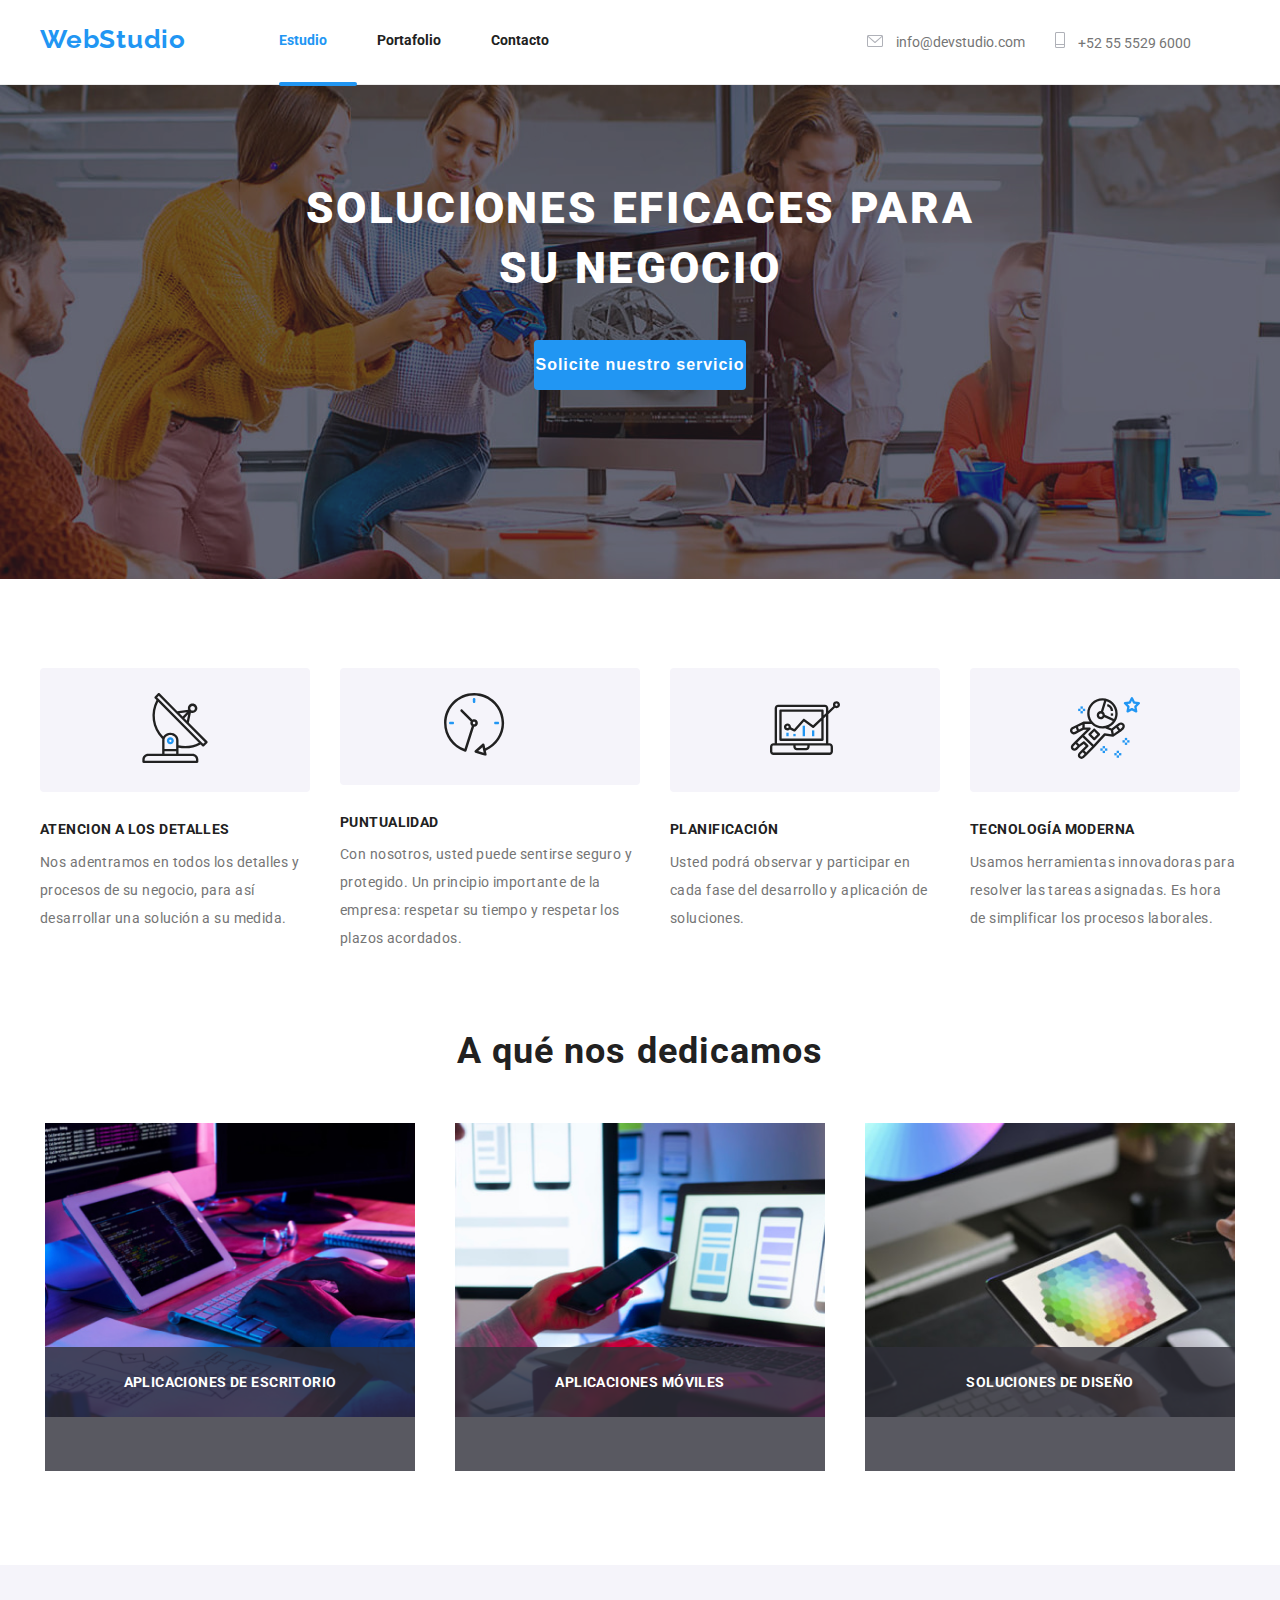
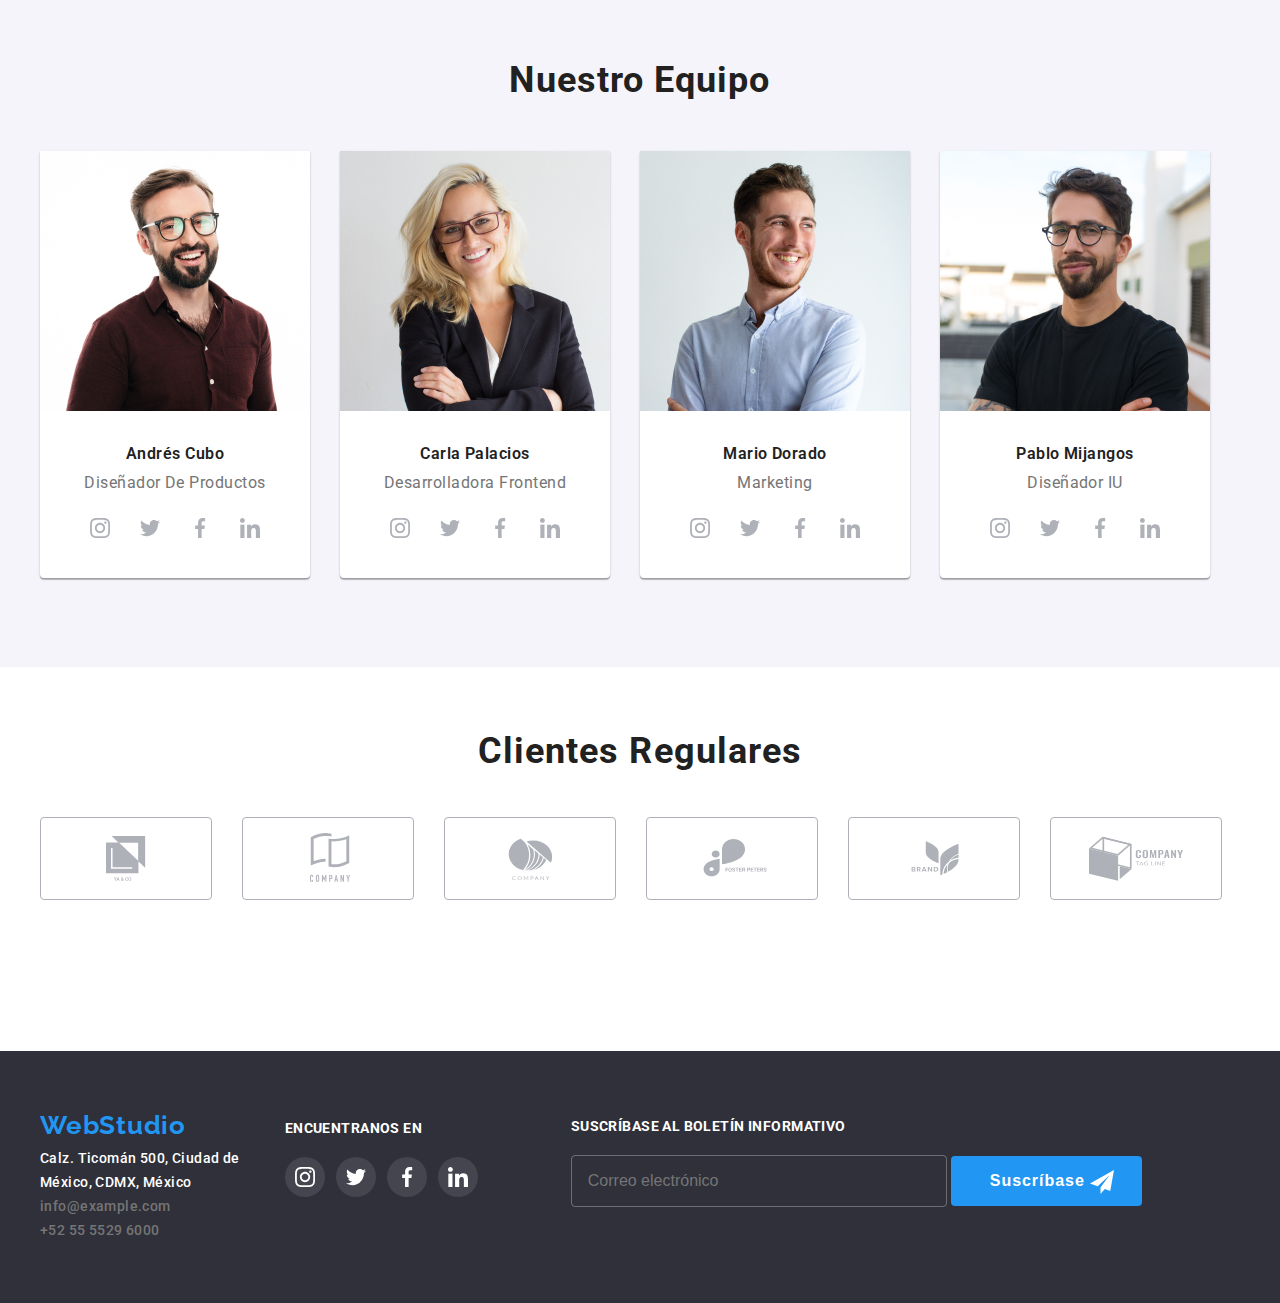
<file: index.html>
<!DOCTYPE html>
<html lang="es">
  <head>
    <meta charset="UTF-8" />
    <meta http-equiv="X-UA-Compatible" content="IE=edge" />
    <meta name="viewport" content="width=device-width, initial-scale=1.0" />
    <link rel="preconnect" href="https://fonts.googleapis.com" />
    <link rel="preconnect" href="https://fonts.gstatic.com" crossorigin />
    <link
      rel="stylesheet"
      href="https://fonts.googleapis.com/css2?family=Raleway:wght@100;200;400;500;700;900&family=Roboto:wght@100;300;400;700;900&display=swap" />
    <link
      rel="stylesheet"
      href="https://cdnjs.cloudflare.com/ajax/libs/modern-normalize/1.1.0/modern-normalize.min.css"
      integrity="sha512-wpPYUAdjBVSE4KJnH1VR1HeZfpl1ub8YT/NKx4PuQ5NmX2tKuGu6U/JRp5y+Y8XG2tV+wKQpNHVUX03MfMFn9Q=="
      crossorigin="anonymous"
      referrerpolicy="no-referrer" />
    <link rel="stylesheet" href="./css/styles.css" />
    <title>WebStudio</title>
  </head>
  <body>
    <header>
      <section class="landing-header">
        <div class="container">
          <!-- nav bar on top -->
          <h1>WebStudio</h1>
          <nav class="nav-top">
            <ul class="nav-header no-bullets">
              <li>
                <a href="./index.html" class="active"><h2>Estudio</h2></a>
              </li>
              <li>
                <a href="portafolio.html"><h2>Portafolio</h2></a>
              </li>
              <li>
                <a href="#">
                  <h2>Contacto</h2>
                </a>
              </li>
            </ul>
          </nav>
          <!-- contact with icons on top -->

          <ul class="contact-header no-bullets">
            <li>
              <a href="mailto:info@devstudio.com"
                ><svg class="icon" width="16" height="12">
                  <use href="./images/icons.svg#mail"></use>
                </svg>
                <span class="tel-mail">info@devstudio.com</span></a
              >
            </li>
            <li>
              <a href="tel:+525555296000"
                ><svg class="icon" width="10" height="16">
                  <use href="./images/icons.svg#tel"></use>
                </svg>
                <span class="tel-mail">+52 55 5529 6000</span></a
              >
            </li>
          </ul>
        </div>
      </section>
    </header>
    <main>
      <section class="backdrop is-hidden" data-modal>
        <form class="modal-form is-hidden" data-modal>
          <h2>Deje sus datos, nos contactaremos con usted</h2>
          <label  for="input-name">
            Nombre</label>
            <div class="pos-relative-icons">
              <input class="input" type="text" name="name" id="input-name" />
              <svg class="icon-form" width="12" height="12" viewBox="0 ">
                <use href="./images/icons.svg#name"></use>
              </svg>
            </div>
          
          <label >
            Telefono</label>
            <div class="pos-relative-icons">
              <input class="input" type="tel" name="phone" />
              <svg class="icon-form" width="12" height="12" viewBox="0 0 13 14">
                <use href="./images/icons.svg#phone"></use>
              </svg>
            </div>
          
          <label >
            E-mail</label>
            <div class="pos-relative-icons">
              <input class="input" type="email" name="email" />
              <svg class="icon-form" width="15" height="13" viewBox="0 0 15 13">
                <use href="./images/icons.svg#email2"></use>
              </svg>
            </div>
          
          <label>
            Comentarios</label>
            <textarea
              class="input comments-box"
              name="comments"
              placeholder="Introduzca el texto"></textarea>
            <div class="check-box-text">
              <input
                class="input check-box"
                type="checkbox"
                name="agreement"
                value="yes" />
              <svg class="check-icon" width="15" height="16">
                <use href="./images/icons.svg#checked"></use>
              </svg>
              <span
                >Estoy de acuerdo con el boletín informativo y acepto los
                Términos y Condiciones.</span
              >
            </div>
          

          <button type="button" class="close-button" data-modal-close>
            <svg class="icon" width="11" height="11">
              <use href="./images/icons.svg#exit"></use>
            </svg>
          </button>
          <button type="submit" class="send-form">Enviar</button>
        </form>
      </section>

      <section class="hero">
        <div class="hero-container">
          <div class="container">
            <h1>soluciones eficaces para <br />su negocio</h1>
            <button type="button" class="req-serv" data-modal-open>
              Solicite nuestro servicio
            </button>
          </div>
        </div>
      </section>
      <section class="brand-values">
        <div class="container">
          <ul class="no-bullets cards">
            <li>
              <div class="cards-container">
                <svg
                  class="icon icon-cards"
                  width="70"
                  height="70"
                  viewBox="0 0 70 70">
                  <use href="./images/icons.svg#antenna"></use>
                </svg>
              </div>
              <h3>atencion a los detalles</h3>
              <p>
                Nos adentramos en todos los detalles y procesos de su negocio,
                para así desarrollar una solución a su medida.
              </p>
            </li>
            <li>
              <div class="cards-container">
                <svg
                  class="icon"
                  width="70"
                  height="70f"
                  viewBox="0 0 78 70">
                  <use href="./images/icons.svg#clock"></use>
                </svg>
              </div>
              <h3>puntualidad</h3>
              <p>
                Con nosotros, usted puede sentirse seguro y protegido. Un
                principio importante de la empresa: respetar su tiempo y
                respetar los plazos acordados.
              </p>
            </li>
            <li>
              <div class="cards-container">
                <svg
                  class="icon"
                  width="70"
                  height="70"
                  viewBox="0 0 70 70">
                  <use href="./images/icons.svg#data"></use>
                </svg>
              </div>
              <h3>planificación</h3>
              <p>
                Usted podrá observar y participar en cada fase del desarrollo y
                aplicación de soluciones.
              </p>
            </li>
            <li>
              <div class="cards-container">
                <svg
                  class="icon"
                  width="70"
                  height="70"
                  viewBox="0 0 70 70">
                  <use href="./images/icons.svg#astronaut"></use>
                </svg>
              </div>
              <h3>tecnología moderna</h3>
              <p>
                Usamos herramientas innovadoras para resolver las tareas
                asignadas. Es hora de simplificar los procesos laborales.
              </p>
            </li>
          </ul>
        </div>
      </section>
      <section class="services">
        <div class="container">
          <h2>A qué nos dedicamos</h2>
          <ul class="no-bullets services-images">
            <li>
              <img src="./images/image.jpg" alt="" width="370" height="294" />
              <h3>aplicaciones de escritorio</h3>
            </li>
            <li>
              <img src="./images/image1.jpg" alt="" width="370" height="294" />
              <h3>APLICACIONES MÓVILES</h3>
            </li>
            <li>
              <img src="./images/image2.jpg" alt="" width="370" height="294" />
              <h3>SOLUCIONES DE DISEÑO</h3>
            </li>
          </ul>
        </div>
      </section>
      <section class="team">
        <div class="container">
          <h2>nuestro equipo</h2>
          <ul class="no-bullets team-members">
            <li>
              <img src="./images/image3.jpg" alt="" width="270" height="260" />
              <h3>Andrés Cubo</h3>
              <p>Diseñador de Productos</p>
              <ul class="no-bullets card-social">
                <li>
                  <a href="#">
                    <svg class="icon" width="20" height="20">
                      <use href="./images/icons.svg#insta"></use>
                    </svg>
                  </a>
                </li>
                <li>
                  <a href="#">
                    <svg class="icon" width="20" height="20">
                      <use href="./images/icons.svg#twit"></use>
                    </svg>
                  </a>
                </li>
                <li>
                  <a href="#">
                    <svg class="icon" width="20" height="20">
                      <use href="./images/icons.svg#face"></use>
                    </svg>
                  </a>
                </li>
                <li>
                  <a href="#">
                    <svg class="icon" width="20" height="20">
                      <use href="./images/icons.svg#linke"></use>
                    </svg>
                  </a>
                </li>
              </ul>
            </li>
            <li>
              <img src="./images/image4.jpg" alt="" width="270" height="260" />
              <div class="team-card">
                <h3>Carla Palacios</h3>
                <p>Desarrolladora Frontend</p>
                <ul class="no-bullets card-social">
                  <li>
                    <a href="#">
                      <svg class="icon" width="20" height="20">
                        <use href="./images/icons.svg#insta"></use>
                      </svg>
                    </a>
                  </li>
                  <li>
                    <a href="#">
                      <svg class="icon" width="20" height="20">
                        <use href="./images/icons.svg#twit"></use>
                      </svg>
                    </a>
                  </li>
                  <li>
                    <a href="#">
                      <svg class="icon" width="20" height="20">
                        <use href="./images/icons.svg#face"></use>
                      </svg>
                    </a>
                  </li>
                  <li>
                    <a href="#">
                      <svg class="icon" width="20" height="20">
                        <use href="./images/icons.svg#linke"></use>
                      </svg>
                    </a>
                  </li>
                </ul>
              </div>
            </li>
            <li>
              <img src="./images/image5.jpg" alt="" width="270" height="260" />
              <div class="team-card">
                <h3>Mario Dorado</h3>
                <p>Marketing</p>
                <ul class="no-bullets card-social">
                  <li>
                    <a href="#">
                      <svg class="icon" width="20" height="20">
                        <use href="./images/icons.svg#insta"></use>
                      </svg>
                    </a>
                  </li>
                  <li>
                    <a href="#">
                      <svg class="icon" width="20" height="20">
                        <use href="./images/icons.svg#twit"></use>
                      </svg>
                    </a>
                  </li>
                  <li>
                    <a href="#">
                      <svg class="icon" width="20" height="20">
                        <use href="./images/icons.svg#face"></use>
                      </svg>
                    </a>
                  </li>
                  <li>
                    <a href="#">
                      <svg class="icon" width="20" height="20">
                        <use href="./images/icons.svg#linke"></use>
                      </svg>
                    </a>
                  </li>
                </ul>
              </div>
            </li>
            <li>
              <img src="./images/image6.jpg" alt="" width="270" height="260" />
              <div class="team-card">
                <h3>Pablo Mijangos</h3>
                <p>Diseñador IU</p>
                <ul class="no-bullets card-social">
                  <li>
                    <a href="#">
                      <svg class="icon" width="20" height="20">
                        <use href="./images/icons.svg#insta"></use>
                      </svg>
                    </a>
                  </li>
                  <li>
                    <a href="#">
                      <svg class="icon" width="20" height="20">
                        <use href="./images/icons.svg#twit"></use>
                      </svg>
                    </a>
                  </li>
                  <li>
                    <a href="#">
                      <svg class="icon" width="20" height="20">
                        <use href="./images/icons.svg#face"></use>
                      </svg>
                    </a>
                  </li>
                  <li>
                    <a href="#">
                      <svg class="icon" width="20" height="20">
                        <use href="./images/icons.svg#linke"></use>
                      </svg>
                    </a>
                  </li>
                </ul>
              </div>
            </li>
          </ul>
        </div>
      </section>
      <section class="clients">
        <div class="container">
          <h2>clientes regulares</h2>
          <ul class="no-bullets">
            <li>
              <a href="#"
                ><svg class="icon" width="42" height="45" viewbox="0 0 42 47">
                  <use href="./images/icons.svg#client1"></use>
                </svg>
              </a>
            </li>
            <li>
              <a href="#"
                ><svg class="icon" width="45" height="52" viewbox="0 0 45 52">
                  <use href="./images/icons.svg#client2"></use>
                </svg>
              </a>
            </li>
            <li>
              <a href="#"
                ><svg class="icon" width="44" height="42">
                  <use href="./images/icons.svg#client3"></use>
                </svg>
              </a>
            </li>
            <li>
              <a href="#"
                ><svg class="icon" width="85" height="55" viewbox="0 0 85 60">
                  <use href="./images/icons.svg#client4"></use>
                </svg>
              </a>
            </li>
            <li>
              <a href="#"
                ><svg class="icon" width="85" height="45" viewbox="0 0 105 60">
                  <use href="./images/icons.svg#client5"></use>
                </svg>
              </a>
            </li>
            <li>
              <a href="#"
                ><svg class="icon" width="94" height="45" viewBox="0 0 94 45">
                  <use href="./images/icons.svg#client6"></use>
                </svg>
              </a>
            </li>
          </ul>
        </div>
      </section>
    </main>
    <footer>
      <address class="landing-footer">
        <div class="container">
          <ul class="no-bullets landing-footer-list">
            <li><strong>WebStudio</strong></li>
            <li>
              <p>
                Calz. Ticomán 500, Ciudad de<br />
                México, CDMX, México
              </p>
            </li>
            <li><a href="mailto:info@example.com">info@example.com</a></li>
            <li><a href="tel:+525555296000">+52 55 5529 6000</a></li>
          </ul>
          <ul class="no-bullets landing-footer-social">
            <li><strong>encuentranos en</strong></li>
            <li>
              <ul>
                <li>
                  <a href="#">
                    <svg
                      class="icon"
                      height="20"
                      width="20"
                      viewBox="0 0 20 20">
                      <use href="./images/icons.svg#insta"></use>
                    </svg>
                  </a>
                </li>
                <li>
                  <a href="#">
                    <svg
                      class="icon"
                      height="20"
                      width="20"
                      viewBox="0 0 20 20">
                      <use href="./images/icons.svg#twit"></use>
                    </svg>
                  </a>
                </li>
                <li>
                  <a href="#">
                    <svg
                      class="icon"
                      height="20"
                      width="20"
                      viewBox="0 0 20 20">
                      <use href="./images/icons.svg#face"></use>
                    </svg>
                  </a>
                </li>
                <li>
                  <a href="#">
                    <svg
                      class="icon"
                      height="20"
                      width="20"
                      viewBox="0 0 20 20">
                      <use href="./images/icons.svg#linke"></use>
                    </svg>
                  </a>
                </li>
              </ul>
            </li>
          </ul>
          <div class="landing-footer-form">
            <strong>SUSCRÍBASE AL BOLETÍN INFORMATIVO</strong>
            <form><label hidden>SUSCRIBE</label>
                <input type="email" name="email" placeholder="Correo electrónico" />
              <button type="submit">
                Suscríbase
                <svg class="icon-footer" width="24" height="24">
                  <use href="images/icons.svg#footer-sender"></use>
                </svg>
              </button>
            </form>
          </div>
        </div>
      </address>
    </footer>
    <script src="./modal.js"></script>
  </body>
</html>
</file>
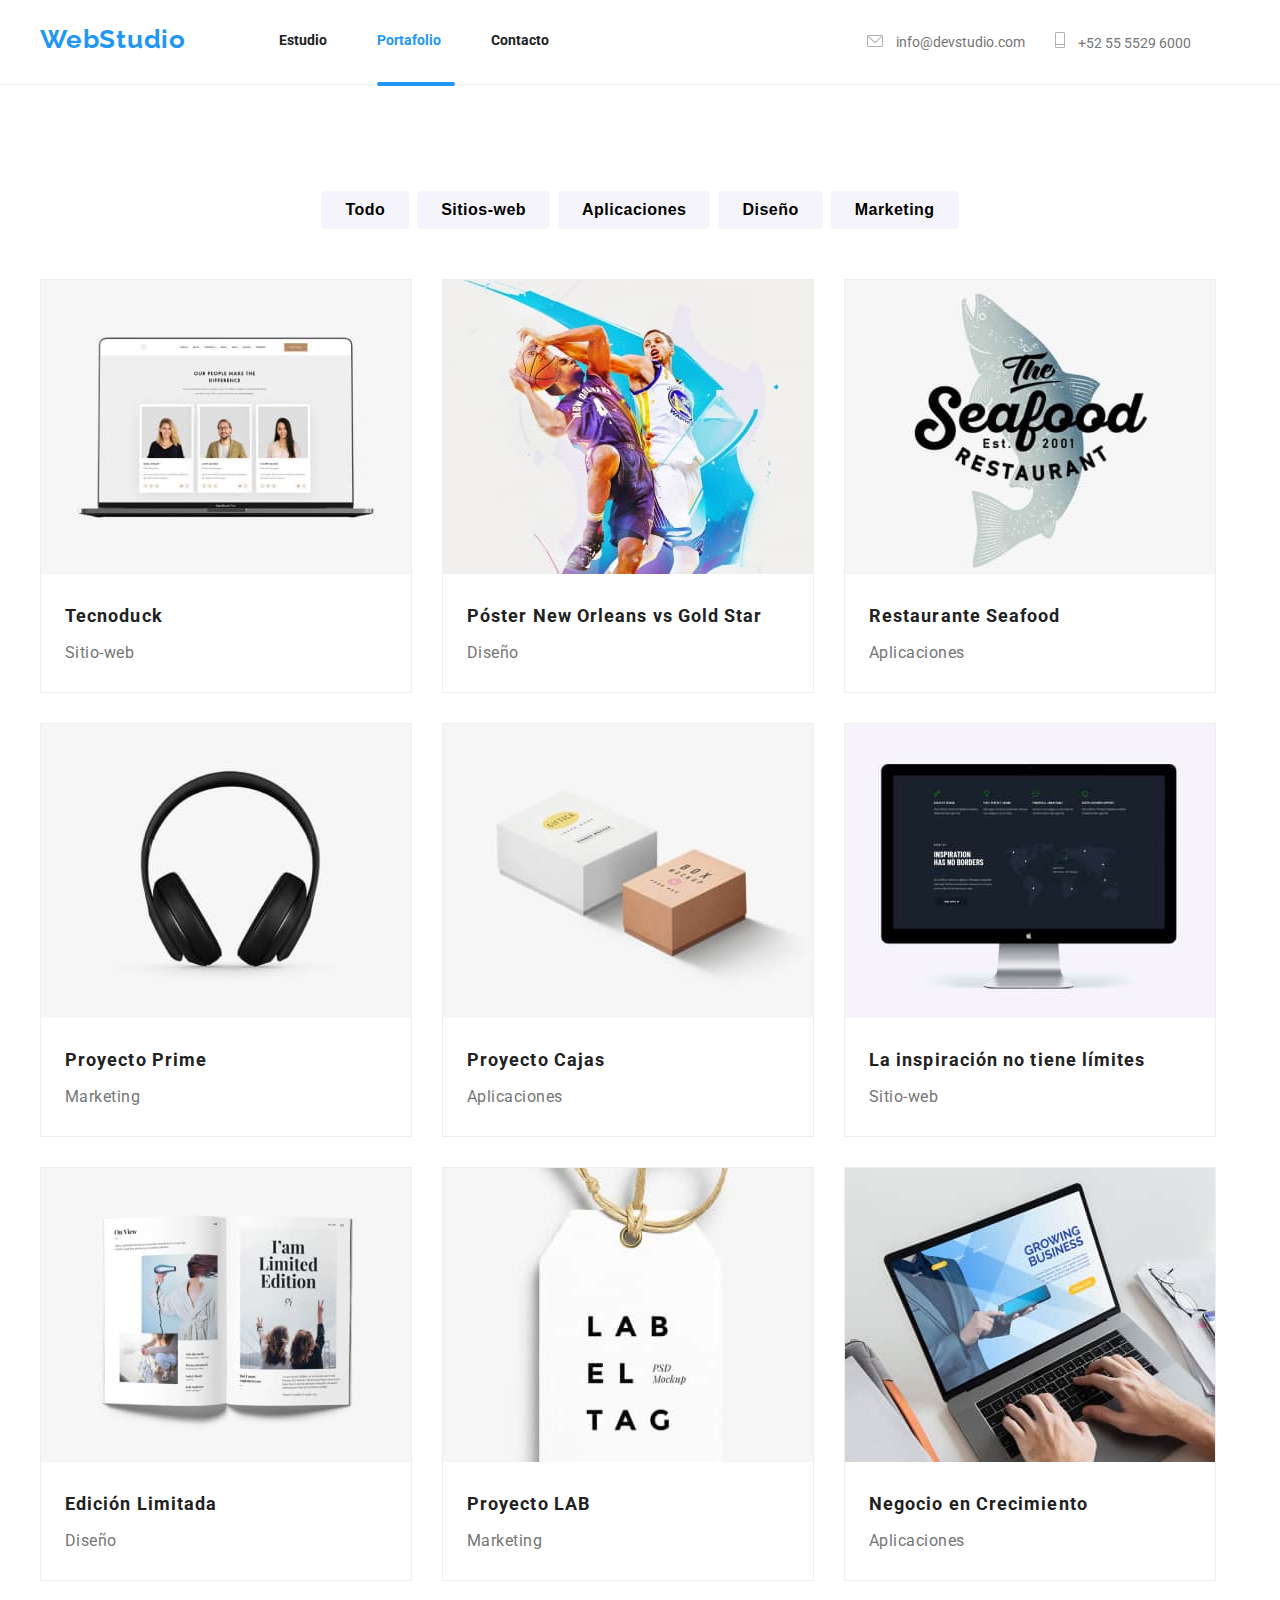
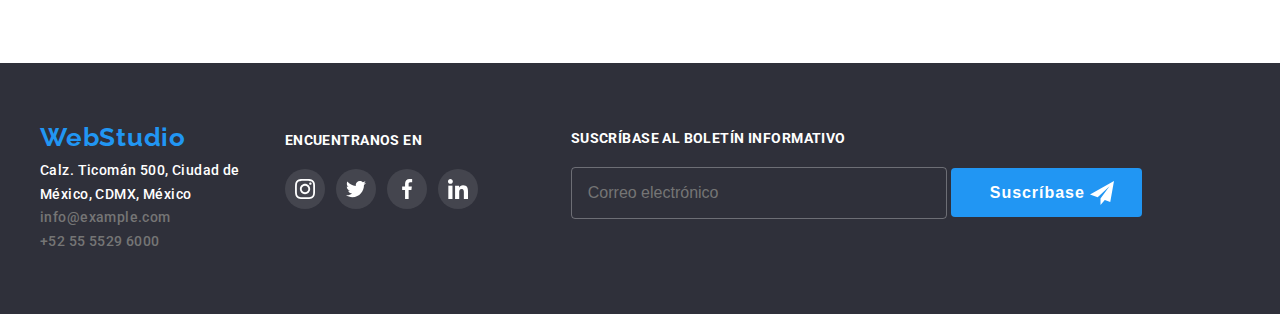
<file: portafolio.html>
<!DOCTYPE html>
<html lang="en">
  <head>
    <meta charset="UTF-8" />
    <meta http-equiv="X-UA-Compatible" content="IE=edge" />
    <meta name="viewport" content="width=device-width, initial-scale=1.0" />
    <link rel="preconnect" href="https://fonts.googleapis.com" />
    <link rel="preconnect" href="https://fonts.gstatic.com" crossorigin />
    <link
      href="https://fonts.googleapis.com/css2?family=Raleway:wght@100;200;400;500;700&family=Roboto:wght@100;300;400;700&display=swap"
      rel="stylesheet" />
    <link
      href="https://fonts.googleapis.com/css2?family=Raleway:wght@100;200;400;500;700&display=swap"
      rel="stylesheet" />
    <link href="./css/styles.css" rel="stylesheet" />
    <title hidden>Portafolio</title>
  </head>
  <body>
    <header>
      <section class="landing-header">
        <div class="container">
          <h1>WebStudio</h1>
          <!-- nav bar on top -->
          <nav class="nav-top">
            <ul class="nav-header no-bullets">
              <li>
                <a href="./index.html"><h2>Estudio</h2></a>
              </li>
              <li>
                <a href="portafolio.html" class="active"><h2>Portafolio</h2></a>
              </li>
              <li>
                <a href="#"><h2>Contacto</h2></a>
              </li>
            </ul>
          </nav>
          <!-- contact with icons on top -->

          <ul class="contact-header no-bullets">
            <li>
              <a href="mailto:info@devstudio.com"
                ><svg class="icon" width="16" height="12">
                  <use href="./images/icons.svg#mail"></use>
                </svg>
                <span class="tel-mail">info@devstudio.com</span></a
              >
            </li>
            <li>
              <a href="tel:+525555296000"
                ><svg class="icon" width="10" height="16">
                  <use href="./images/icons.svg#tel"></use>
                </svg>
                <span class="tel-mail">+52 55 5529 6000</span></a
              >
            </li>
          </ul>
        </div>
      </section>
    </header>
    <main>
      <section class="menu-filter">
        <div class="container">
          <div class="container-menu">
            <button type="button" class="button-filter">Todo</button>
            <button type="button" class="button-filter">Sitios-web</button>
            <button type="button" class="button-filter">Aplicaciones</button>
            <button type="button" class="button-filter">Diseño</button>
            <button type="button" class="button-filter">Marketing</button>
          </div>
        </div>
      </section>
      <section class="window">
        <div class="container">
          <ul class="no-bullets visualizer-windows">
            <li>
              <div class="frame">
                <img
                  src="./images/imageport1.jpg"
                  alt=""
                  width="370"
                  height="294" />
                <span class="overlay">
                  Tecnoduck es una plataforma de distribución de coronavirus de última generación. Las compañías usan esta plataforma para el espionaje digital y los ataques a los servidores seguros de la competencia.
                </span>
              </div>
              <h3>Tecnoduck</h3>
              <p>Sitio-web</p>
            </li>
            <li>
              <div class="frame">
                <img
                  src="./images/imageport2.jpg"
                  alt=""
                  width="370"
                  height="294" />
                <span class="overlay"
                  >Tecnoduck es una plataforma de distribución de coronavirus de
                  última generación. Las compañías usan esta plataforma para el
                  espionaje digital y los ataques a los servidores seguros de la
                  competencia.
                </span>
              </div>
              <h3>Póster New Orleans vs Gold Star</h3>
              <p>Diseño</p>
            </li>
            <li>
              <div class="frame">
                <img
                  src="./images/imageport3.jpg"
                  alt=""
                  width="370"
                  height="294" />
                <span class="overlay"
                  >Tecnoduck es una plataforma de distribución de coronavirus de
                  última generación. Las compañías usan esta plataforma para el
                  espionaje digital y los ataques a los servidores seguros de la
                  competencia.
                </span>
              </div>
              <h3>Restaurante Seafood</h3>
              <p>Aplicaciones</p>
            </li>
            <li>
              <div class="frame">
                <img
                  src="./images/imageport4.jpg"
                  alt=""
                  width="370"
                  height="294" />
                <span class="overlay"
                  >Tecnoduck es una plataforma de distribución de coronavirus de última generación. Las compañías usan esta plataforma para el espionaje digital y los ataques a los servidores seguros de la competencia.
                </span>
              </div>
              <h3>Proyecto Prime</h3>
              <p>Marketing</p>
            </li>
            <li>
              <div class="frame">
                <img
                  src="./images/imageport5.jpg"
                  alt=""
                  width="370"
                  height="294" />
                <span class="overlay"
                  >Tecnoduck es una plataforma de distribución de coronavirus de
                  última generación. Las compañías usan esta plataforma para el
                  espionaje digital y los ataques a los servidores seguros de la
                  competencia.
                </span>
              </div>
              <h3>Proyecto Cajas</h3>
              <p>Aplicaciones</p>
            </li>
            <li>
              <div class="frame">
                <img
                  src="./images/imageport6.jpg"
                  alt=""
                  width="370"
                  height="294" />
                <span class="overlay"
                  >Tecnoduck es una plataforma de distribución de coronavirus de
                  última generación. Las compañías usan esta plataforma para el
                  espionaje digital y los ataques a los servidores seguros de la
                  competencia.
                </span>
              </div>
              <h3>La inspiración no tiene límites</h3>
              <p>Sitio-web</p>
            </li>
            <li>
              <div class="frame">
                <img
                  src="./images/imageport7.jpg"
                  alt=""
                  width="370"
                  height="294" />
                <span class="overlay"
                  >Tecnoduck es una plataforma de distribución de coronavirus de
                  última generación. Las compañías usan esta plataforma para el
                  espionaje digital y los ataques a los servidores seguros de la
                  competencia.
                </span>
              </div>
              <h3>Edición Limitada</h3>
              <p>Diseño</p>
            </li>
            <li>
              <div class="frame">
                <img
                  src="./images/imageport8.jpg"
                  alt=""
                  width="370"
                  height="294" />
                <span class="overlay"
                  >Tecnoduck es una plataforma de distribución de coronavirus de
                  última generación. Las compañías usan esta plataforma para el
                  espionaje digital y los ataques a los servidores seguros de la
                  competencia.
                </span>
              </div>
              <h3>Proyecto LAB</h3>
              <p>Marketing</p>
            </li>
            <li>
              <div class="frame">
                <img
                  src="./images/imageport9.jpg"
                  alt=""
                  width="370"
                  height="294" />
                <span class="overlay"
                  >Tecnoduck es una plataforma de distribución de coronavirus de
                  última generación. Las compañías usan esta plataforma para el
                  espionaje digital y los ataques a los servidores seguros de la
                  competencia.
                </span>
              </div>
              <h3>Negocio en Crecimiento</h3>
              <p>Aplicaciones</p>
            </li>
          </ul>
        </div>
      </section>
    </main>
<footer>
      <address class="landing-footer">
        <div class="container">
          <ul class="no-bullets landing-footer-list">
            <li><strong>WebStudio</strong></li>
            <li>
              <p>
                Calz. Ticomán 500, Ciudad de<br />
                México, CDMX, México
              </p>
            </li>
            <li><a href="mailto:info@example.com">info@example.com</a></li>
            <li><a href="tel:+525555296000">+52 55 5529 6000</a></li>
          </ul>
          <ul class="no-bullets landing-footer-social">
            <li><strong>encuentranos en</strong></li>
            <li>
              <ul>
                <li>
                  <a href="#">
                    <svg
                      class="icon"
                      height="20"
                      width="20"
                      viewBox="0 0 20 20">
                      <use href="./images/icons.svg#insta"></use>
                    </svg>
                  </a>
                </li>
                <li>
                  <a href="#">
                    <svg
                      class="icon"
                      height="20"
                      width="20"
                      viewBox="0 0 20 20">
                      <use href="./images/icons.svg#twit"></use>
                    </svg>
                  </a>
                </li>
                <li>
                  <a href="#">
                    <svg
                      class="icon"
                      height="20"
                      width="20"
                      viewBox="0 0 20 20">
                      <use href="./images/icons.svg#face"></use>
                    </svg>
                  </a>
                </li>
                <li>
                  <a href="#">
                    <svg
                      class="icon"
                      height="20"
                      width="20"
                      viewBox="0 0 20 20">
                      <use href="./images/icons.svg#linke"></use>
                    </svg>
                  </a>
                </li>
              </ul>
            </li>
          </ul>
          <div class="landing-footer-form">
            <strong>SUSCRÍBASE AL BOLETÍN INFORMATIVO</strong>
            <form>
              <label>
                <input type="email" name="email" placeholder="Correo electrónico" />
              </label>
              <button type="submit">
                Suscríbase
                <svg class="icon-footer" width="24" height="24px">
                  <use href="images/icons.svg#footer-sender"></use>
                </svg>
              </button>
            </form>
          </div>
        </div>
      </address>
    </footer>
  </body>
</html>
</file>
<file: css/styles.css>
:root {
  --brand-color: #212121;
  --link-color: #2196f3;
  --contact-color: #757575;
  --cards-color: #f5f4fa;
  --header-border: #ececec;
  --banner-color: #ffffff;
  --svg-color: #afb1b8;
  --footer-color: #2f303a;
}

* {
  padding: 0;
  margin: 0;
}

body {
  align-items: center;
  box-sizing: content-box;
  color: var(--brand-color);
  font-family: Roboto, sans-serif;
  font-size: 16px;
  vertical-align: center;
}

.container {
  margin: 0 auto;
  padding-left: 15px;
  padding-right: 15px;
  width: 1200px;
}

.no-bullets {
  list-style: none;
}

/*anchor deffaults*/
a {
  text-decoration: none;
  color: var(--brand-color);
}

a:visited {
  color: var(--brand-color);
}

a:hover,
a:focus {
  color: var(--link-color);
}

/* Icon deffaults*/
.icon {
  fill: var(--svg-color);
}

/*header nav bar*/
.landing-header {
  border-bottom: 1px solid #ececec;
}

.landing-header .container {
  display: flex;
}

.landing-header .container h1 {
  color: var(--link-color);
  font-family: Raleway;
  font-size: 26px;
  font-weight: 700;
  letter-spacing: 0.03em;
  line-height: 1.19em;
  padding-top: 24px;
  padding-bottom: 6px;
}

/*header on portafolio*/
.landing-header .container .nav-header {
  display: flex;
  gap: 50px;
  margin: 0;
  padding-left: 93px;
  padding-top: 32px;
  padding-bottom: 32px;
}

.nav-top {
  margin: 0;
}

.landing-header .container .nav-header a {
  text-decoration: none;
}

.nav-header h2 {
  font-family: Roboto;
  font-size: 14px;
  line-height: 1.17em;
}

/*contact on top*/

.contact-header {
  display: flex;
  gap: 30px;
  margin: 0;
  padding-left: 318px;
  padding-top: 32px;
  padding-bottom: 32px;
}

.contact-header li a {
  font-size: 14px;
  line-height: 1.17em;
  color: var(--contact-color);
  fill: var(--contact-color);
}

.contact-header li a:visited {
  color: var(--brand-color);
}

.contact-header li a:focus,
.contact-header li a:hover {
  color: var(--link-color);
}

.contact-header li a:focus .icon,
.contact-header li a:hover .icon {
  fill: var(--link-color);
}

a.active {
  position: relative;
  color: var(--link-color);
}

a.active::after {
  position: absolute;
  background: #2196f3;
  border-radius: 2px;
  content: "";
  color: var(--link-color);
  width: 78px;
  height: 4px;
  top: 50px;
}

span.tel-mail {
  padding-left: 10px;
}

/* banner hero section*/

.hero-container {
  background-image: url("../images/imageoverlay-hero.png"),
    url("../images/image-hero-sec.jpg");
  background-position: center;
  background-repeat: no-repeat;
  margin: 0 auto;
  padding-left: 15px;
  padding-right: 15px;
}

.hero .hero-container .container {
  padding-top: 94px;
  text-align: center;
}

.hero .hero-container .container h1 {
  color: var(--banner-color);
  font-size: 44px;
  font-weight: 900;
  letter-spacing: 0.06em;
  line-height: 1.36em;
  padding-bottom: 41px;
  text-align: center;
  text-transform: uppercase;
}

.hero .hero-container .container .req-serv {
  background-color: var(--link-color);
  border: none;
  border-radius: 4px;
  color: var(--banner-color);
  cursor: pointer;
  font-size: 16px;
  font-weight: 700;
  letter-spacing: 0.06em;
  line-height: 1.875em;
  margin-bottom: 189px;
  padding: 2px;
  padding-top: 10px;
  padding-bottom: 10px;
}

.hero .hero-container .container .req-serv:hover,
.hero .hero-container .container .req-serv:focus {
  background-color: #188ce8;
}

/* Brand-values section */

.brand-values .container .cards {
  display: flex;
  gap: 30px;
  padding-top: 89px;
}

.brand-values .container .cards .cards-container {
  background-color: var(--cards-color);
  border-radius: 4px;
  padding: 100px;
  padding-top: 25px;
  padding-bottom: 25px;
  margin-bottom: 30px;
}

.brand-values .container .cards h3 {
  color: var(--brand-color);
  font-size: 14px;
  font-weight: 700;
  letter-spacing: 0.03em;
  line-height: 1.14em;
  padding-bottom: 10px;
  text-transform: uppercase;
  text-align: left;
}

.brand-values .container .cards p {
  color: var(--contact-color);
  font-family: Roboto;
  font-size: 14px;
  font-weight: 400;
  letter-spacing: 0.03em;
  line-height: 2em;
  word-wrap: break-word;
}

/* services section*/

.services .container h2 {
  color: var(--brand-color);
  font-size: 36px;
  font-weight: 700;
  letter-spacing: 0.03em;
  line-height: 1.14em;
  padding-bottom: 50px;
  text-align: center;
  padding-top: 79px;
}

.services .container .services-images {
  display: flex;
  justify-content: space-around;
  gap: 30px;
  padding-bottom: 94px;
}

.services .container .services-images img {
  position: absolute;
}

.services .container .services-images h3 {
  background-color: rgba(47, 48, 58, 0.8);
  color: var(--banner-color);
  font-size: 14px;
  font-weight: 700;
  letter-spacing: 0.03em;
  line-height: 1.17em;
  margin-top: 224px;
  padding: 27px 0px 27px 0px;
  position: relative;
  text-transform: uppercase;
  text-align: center;
  white-space: nowrap;
  width: 370px;
  height: 70px;
  z-index: 1;
}

/*our team section*/

.team {
  background-color: var(--cards-color);
}

.team .container h2 {
  color: var(--brand-color);
  font-size: 36px;
  font-weight: 700;
  letter-spacing: 0.03em;
  line-height: 1.17em;
  padding-top: 94px;
  padding-bottom: 50px;
  text-transform: capitalize;
  text-align: center;
}

.team .container .team-members {
  display: flex;
  gap: 30px;
  padding-bottom: 89px;
}

.team .container .team-members li {
  background-color: var(--banner-color);
  border-radius: 0px 0px 4px 4px;
  box-shadow: 0px 1px 3px rgba(0, 0, 0, 0.12), 0px 1px 1px rgba(0, 0, 0, 0.14),
    0px 2px 1px rgba(0, 0, 0, 0.2);
}

.team .container .team-members li h3 {
  color: var(--brand-color);
  font-size: 16px;
  font-weight: 600;
  letter-spacing: 0.03em;
  line-height: 1.18em;
  padding-top: 30px;
  padding-bottom: 10px;
  text-transform: capitalize;
  text-align: center;
}

.team .container .team-members li p {
  color: var(--contact-color);
  font-size: 16px;
  font-weight: 400;
  letter-spacing: 0.03em;
  line-height: 1.18em;
  padding-bottom: 16px;
  text-transform: capitalize;
  text-align: center;
}

.team .container .team-members .card-social {
  display: flex;
  gap: 10px;
  justify-content: center;
}

.team .container .team-members .card-social li {
  box-shadow: none;
  padding-bottom: 30px;
}

.team .container .team-members .card-social li a {
  align-items: center;
  border-radius: 25px;
  display: flex;
  justify-content: center;
  height: 40px;
  width: 40px;
}

.team .container .team-members .card-social li a:hover,
.team .container .team-members .card-social li a:focus {
  background-color: var(--link-color);
}

.team .container .team-members .card-social li a:hover .icon,
.team .container .team-members .card-social li a:focus .icon {
  fill: var(--banner-color);
}

/*clients sections*/

.clients .container h2 {
  color: var(--brand-color);
  font-size: 36px;
  font-weight: 700;
  letter-spacing: 0.03em;
  line-height: 1.16em;
  padding-top: 64px;
  padding-bottom: 44px;
  text-transform: capitalize;
  text-align: center;
}

.clients .container ul {
  display: flex;
  gap: 30px;
  padding-bottom: 151px;
}

.clients .container ul li a {
  align-items: center;
  border: 1px solid #afb1b8;
  border-radius: 4px;
  display: flex;
  justify-content: center;
  height: 81px;
  width: 170px;
}

.clients .container ul li a:hover,
.clients .container ul li a:focus {
  border: 1px solid #2196f3;
}

.clients .container ul li a:hover .icon,
.clients .container ul li a:focus .icon {
  fill: var(--link-color);
}

/*modal*/

.backdrop {
  align-items: center;
  background-color: rgba(0, 0, 0, 0.2);
  display: flex;
  flex-direction: column;
  height: 100vh;
  justify-content: center;
  width: 100vw;
  position: fixed;
  left: 0;
  top: 0;
  opacity: 1;
  z-index: 10;
  transition: opacity 0.5s cubic-bezier(0.4, 0, 0.2, 1);
}

.backdrop.is-hidden {
  pointer-events: none;
  opacity: 0;
}

.backdrop .modal-form {
  background-color: var(--banner-color);
  box-shadow: 0px 1px 3px rgba(0, 0, 0, 0.12), 0px 1px 1px rgba(0, 0, 0, 0.14),
    0px 2px 1px rgba(0, 0, 0, 0.2);
  border-radius: 4px;
  width: 528px;
  height: 581px;
  position: relative;
  opacity: 0;
  padding-left: 41px;
  padding-right: 39px;
  transition: opacity cubic-bezier(0.4, 0, 0.2, 1) 2s,
    transform 0.25s cubic-bezier(0.4, 0, 0.2, 1);
}

.backdrop .modal-form.is-hidden {
  opacity: 1;
}

.backdrop .modal-form label {
  padding-top: 10px;
  padding-bottom: 4px;
  text-align: left;
}

.backdrop .modal-form .input {
  border: 1px solid rgba(33, 33, 33, 0.2);
  border-radius: 4px;
  display: block;
  height: 40px;
  margin-top: 4px;
  outline: none;
  margin-bottom: 10px;
  padding-left: 40px;
  width: 100%;
}

.backdrop .modal-form .comments-box {
  border: 1px solid rgba(33, 33, 33, 0.2);
  border-radius: 4px;
  display: block;
  height: 120px;
  margin: 4px 0 20px 0;
  padding: 12px 0 0 16px;
  outline: none;
  width: 100%;
}

.backdrop .modal-form .normal-box .input:hover,
.backdrop .modal-form .comments-box .input:hover,
.backdrop .modal-form .comments-box .input:focus,
.backdrop .modal-form .normal-box .input:focus {
  border: 1px solid #2196f3;
}

.backdrop .modal-form .normal-box .input:hover + .icon-form,
.backdrop .modal-form .comments-box .input:hover + .icon-form,
.backdrop .modal-form .comments-box .input:focus + .icon-form,
.backdrop .modal-form .normal-box .input:focus + .icon-form {
  fill: #2196f3;
}

.backdrop .modal-form .pos-relative-icons {
  position: relative;
}

.backdrop .modal-form .pos-relative-icons .icon-form {
  position: absolute;
  top: 14px;
  left: 12px;
}

.backdrop .modal-form .check-box-text {
  margin-left: 16px;
  padding-bottom: 5px;
  position: relative;
}

.backdrop .modal-form .check-box-text input {
  width: 15px;
  height: 16px;
}

.backdrop .modal-form .check-icon {
  display: none;
  position: absolute;
  top: 0;
  left: 0;
}

.backdrop .modal-form input.check-box:checked ~ .check-icon {
  display: inline;
}

.backdrop .modal-form span {
  display: inline-block;
  color: #757575;
  font-style: normal;
  font-weight: 400;
  font-size: 14px;
  line-height: 1.71em;
  letter-spacing: 0.03em;
  padding-bottom: 4px;
  position: absolute;
  left: 19px;
  top: -4px;
}

.close-button {
  cursor: pointer;
  background-color: var(--banner-color);
  border: 1px solid rgba(0, 0, 0, 0.1);
  border-radius: 25px;
  width: 30px;
  height: 30px;
  font-size: 18px;
  font-weight: 500;
  position: absolute;
  right: 8px;
  top: 6.5px;
}

.close-button .icon {
  fill: var(--brand-color);
}

.close-button:hover .icon {
  fill: var(--link-color);
}

.backdrop .modal-form h2 {
  text-align: center;
  font-size: 20px;
  font-weight: 700;
  letter-spacing: 0.03em;
  line-height: 1.17em;
  padding: 38.5px 0 12px 0;
}

.backdrop .modal-form .send-form {
  border: none;
  border-radius: 4px;
  background-color: var(--link-color);
  display: block;
  color: var(--banner-color);
  font-size: 16px;
  font-weight: 700;
  letter-spacing: 0.06em;
  line-height: 1.875em;
  padding: 10px 75px;
  text-align: center;
  margin: 20px 124px;
}

/**---portafolio web-----**/

.container-menu {
  display: flex;
  gap: 8px;
  justify-content: center;
  padding-top: 106px;
  padding-bottom: 50px;
}

.container-menu .button-filter {
  background-color: var(--cards-color);
  border: none;
  border-radius: 4px;
  cursor: pointer;
  font-size: 16px;
  font-weight: 600;
  letter-spacing: 0.03em;
  line-height: 1.62em;
  padding: 6px;
  padding-left: 24px;
  padding-right: 24px;
}

.container-menu .button-filter:focus,
.container-menu .button-filter:hover {
  background-color: var(--link-color);
  color: var(--banner-color);
}

.window .container .visualizer-windows {
  cursor: pointer;
  display: flex;
  flex-wrap: wrap;
  gap: 30px;
  padding-bottom: 82px;
}

.window .container .visualizer-windows li {
  border: 1px solid #eeeeee;
  width: 370px;
}

.window .container .visualizer-windows li:hover {
  box-shadow: 0px 1px 1px rgba(0, 0, 0, 0.12), 0px 4px 4px rgba(0, 0, 0, 0.06),
    1px 4px 6px rgba(0, 0, 0, 0.16);
}

.window .container .visualizer-windows li h3 {
  font-size: 18px;
  font-weight: 700;
  letter-spacing: 0.06em;
  line-height: 2em;
  padding: 24px;
  padding-top: 20px;
  padding-bottom: 4px;
}

.window .container .visualizer-windows li p {
  color: var(--contact-color);
  font-size: 16px;
  font-weight: 400;
  letter-spacing: 0.03em;
  line-height: 1.87em;
  padding-left: 24px;
  padding-right: 24px;
  padding-bottom: 24px;
}

/*Info overlay over images*/

.window .container .visualizer-windows li .frame {
  position: relative;
  overflow: hidden;
}

.window .container .visualizer-windows li .frame .overlay {
  display: flex;
  align-items: center;
  background-color: rgba(33, 150, 243, 0.9);
  box-sizing: border-box;
  color: var(--banner-color);
  font-size: 18px;
  font-weight: 400;
  justify-self: center;
  letter-spacing: 0.03em;
  line-height: 28px;
  height: 100%;
  width: 100%;
  padding: 60px 24px;
  position: absolute;
  transform: translateY(+100%);
  transition: transform 0.25s cubic-bezier(0.4, 0, 0.2, 1);
  top: 0;
  left: 0;
}

.window .container .visualizer-windows li:hover .frame .overlay {
  transform: translateY(0%);
}

/*footer*/

.landing-footer {
  font-style: normal;
}

.landing-footer {
  background-color: var(--footer-color);
}

.landing-footer .container .landing-footer-list {
  padding-top: 60px;
  padding-bottom: 60px;
}

.landing-footer .container .landing-footer-list li strong {
  color: var(--link-color);
  font-family: Raleway;
  font-size: 26px;
  font-weight: 700;
  letter-spacing: 0.03em;
  line-height: 1.15em;
}

.landing-footer .container .landing-footer-list li p {
  color: var(--banner-color);
  font-size: 14px;
  font-weight: 500;
  letter-spacing: 0.03em;
  line-height: 1.71em;
  padding-top: 6px;
}

.landing-footer .container .landing-footer-list li a {
  color: var(--contact-color);
  font-size: 14px;
  font-weight: 500;
  letter-spacing: 0.03em;
  line-height: 1.71em;
}

.landing-footer .container .landing-footer-list li a:focus,
.landing-footer .container .landing-footer-list li a:hover {
  color: var(--link-color);
}

/*footer socials*/

.landing-footer .container {
  display: flex;
  flex: 1;
  gap: 45px;
}

.landing-footer .container .landing-footer-social li strong {
  color: var(--banner-color);
  font-size: 14px;
  font-weight: 700;
  letter-spacing: 0.03em;
  line-height: 1.14em;
  text-transform: uppercase;
}

.landing-footer .container .landing-footer-social li ul {
  display: flex;
  gap: 11px;
  padding-top: 20px;
}

.landing-footer .container .landing-footer-social {
  padding-top: 67px;
  padding-bottom: 60px;
}

.landing-footer .container .landing-footer-social li ul li {
  display: flex;
}

.landing-footer .container .landing-footer-social li ul li a {
  align-items: center;
  background-color: #44454e;
  border-radius: 25px;
  display: flex;
  height: 40px;
  width: 40px;
  justify-content: center;
}

.landing-footer .container .landing-footer-social li ul li a .icon {
  fill: var(--banner-color);
}

.landing-footer .container .landing-footer-social li ul li a:focus,
.landing-footer .container .landing-footer-social li ul li a:hover {
  background-color: var(--link-color);
}

.landing-footer .container .landing-footer-form {
  padding: 65px 0 0 48px;
}

.landing-footer .container .landing-footer-form strong {
  color: var(--banner-color);
  font-family: "Roboto";
  font-style: normal;
  font-weight: 700;
  font-size: 14px;
  line-height: 1.14em;
  letter-spacing: 0.03em;
  text-transform: uppercase;
}

.landing-footer .container .landing-footer-form form {
  padding-top: 20px;
}

.landing-footer .container .landing-footer-form input {
  background-color: rgba(255, 255, 255, 0);
  border: 1px solid rgba(255, 255, 255, 0.3);
  border-radius: 4px;
  color: var(--contact-color);
  font-size: 16px;
  width: 358px;
  outline: none;
  padding: 16px 0 16px 16px;
}

.landing-footer .container .landing-footer-form form button {
  align-items: center;
  border: none;
  border-radius: 4px;
  background: var(--link-color);
  color: var(--banner-color);
  font-weight: 700;
  font-size: 16px;
  line-height: 1.85em;
  letter-spacing: 0.06em;
  padding: 10px 28px 10px 39px;
  text-align: center;
}

.landing-footer .container .landing-footer-form form button svg {
 vertical-align: middle;
}
</file>
